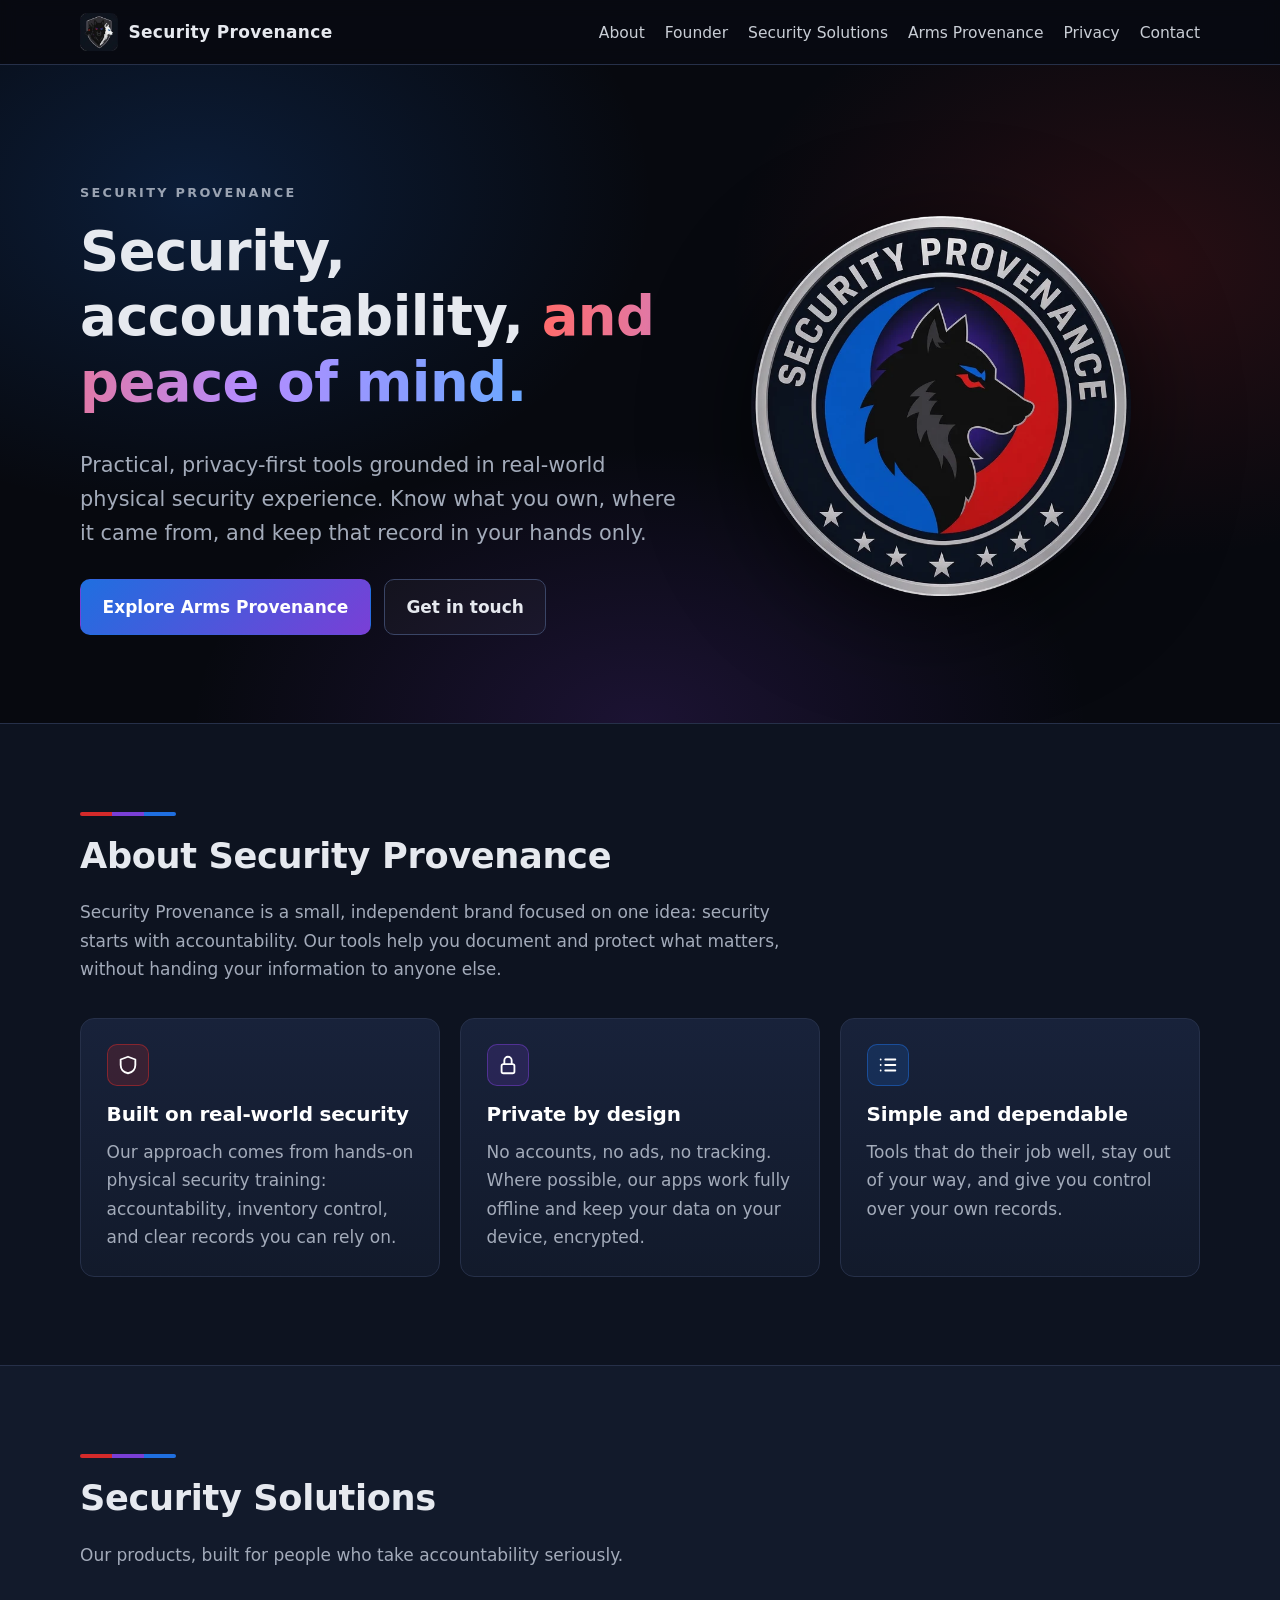
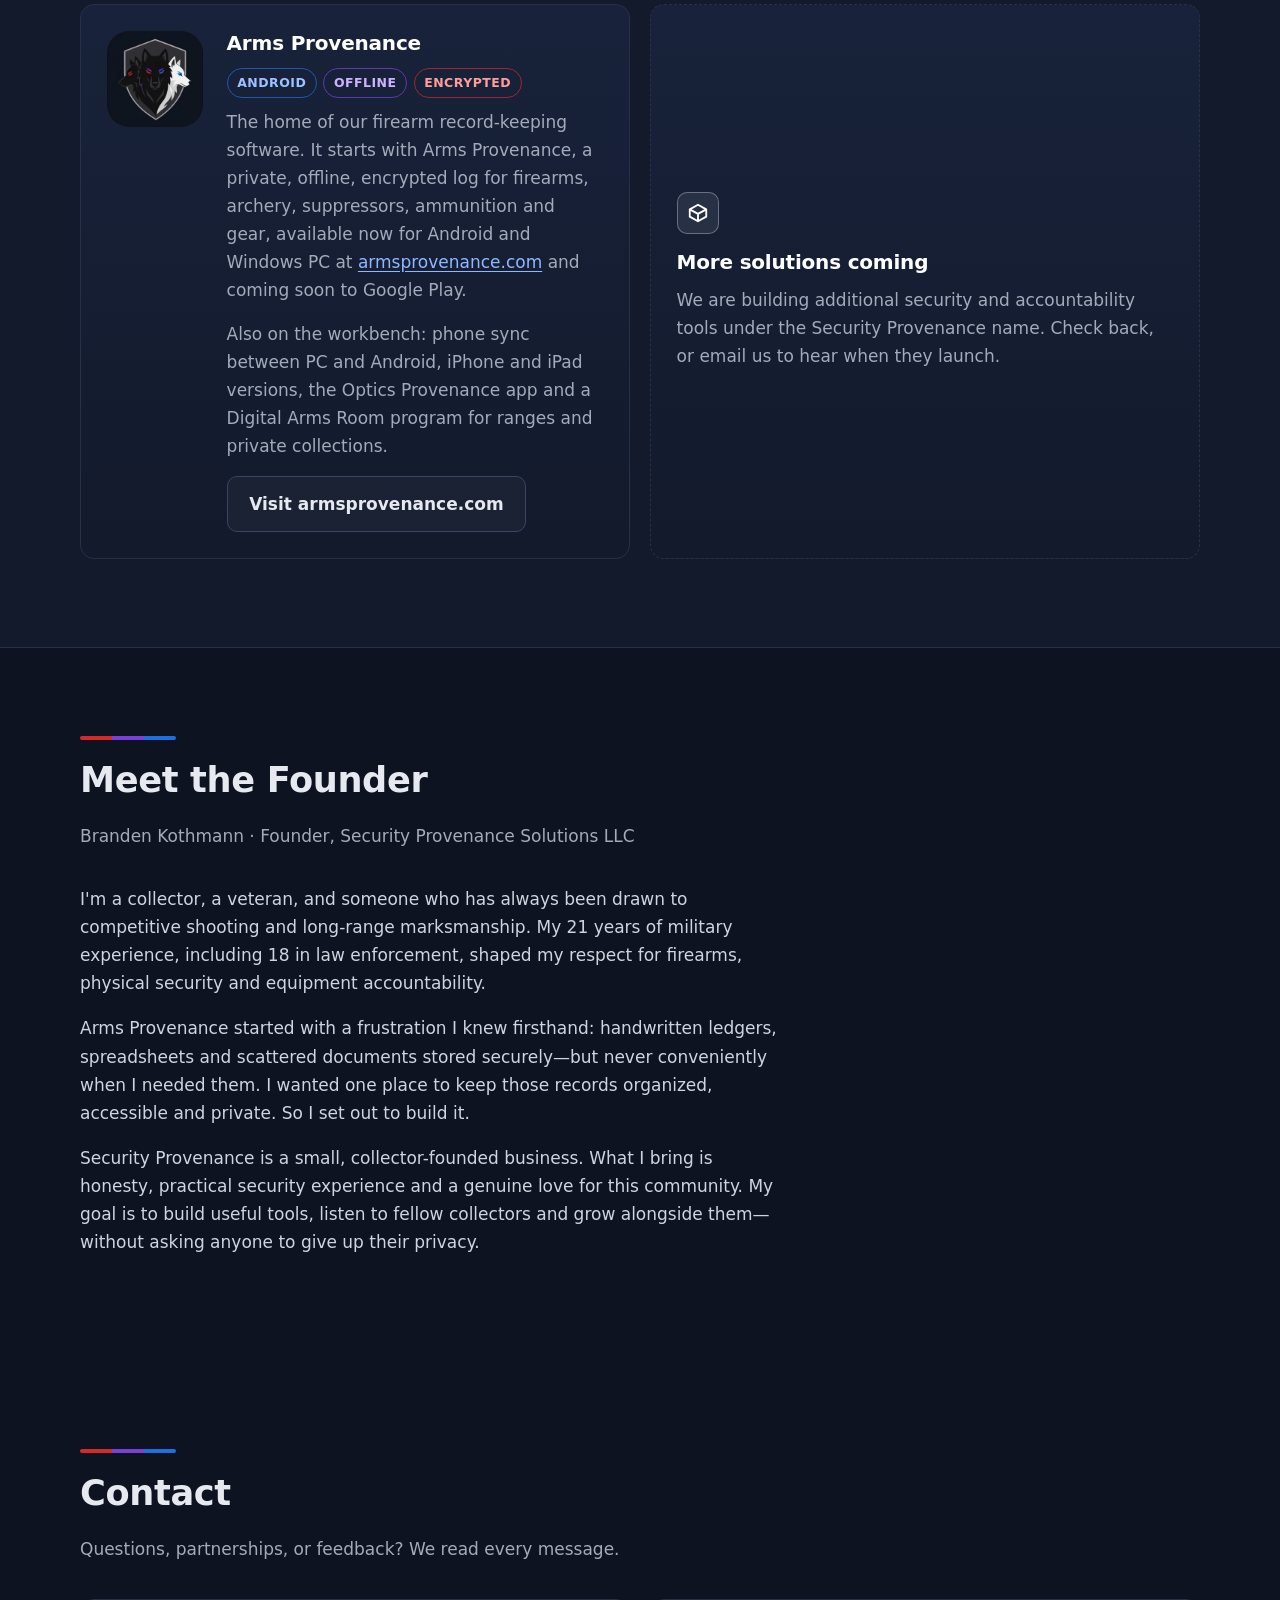
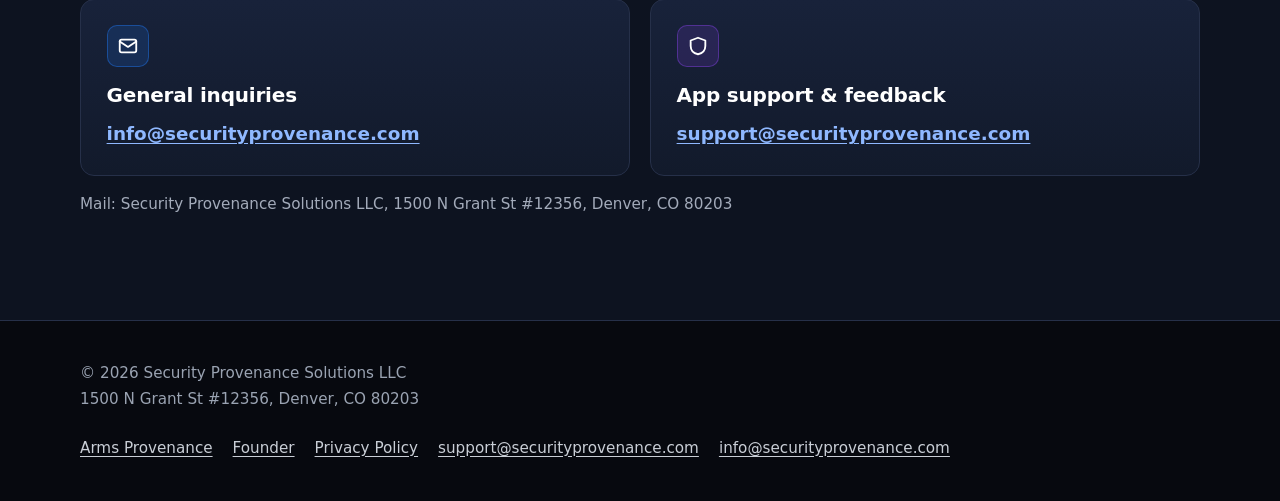
<file: index.html>
<!doctype html>
<html lang="en">
<head>
<meta charset="utf-8">
<meta name="viewport" content="width=device-width, initial-scale=1">
<meta http-equiv="Content-Security-Policy" content="default-src 'self'; img-src 'self' data:; style-src 'self'; script-src 'self'; object-src 'none'; base-uri 'self'; form-action 'self'">
<meta name="referrer" content="strict-origin-when-cross-origin">
<title>Security Provenance | Security, accountability, and peace of mind</title>
<meta name="description" content="Security Provenance builds private, offline-first security tools. Home of Arms Provenance, an encrypted, offline log for firearms, archery, suppressors, ammo, and gear.">
<meta name="theme-color" content="#0d1320">
<meta name="color-scheme" content="dark">
<link rel="canonical" href="https://securityprovenance.com/">
<link rel="icon" href="favicon.ico" sizes="any">
<link rel="icon" type="image/png" sizes="32x32" href="favicon-32.png">
<link rel="apple-touch-icon" href="apple-touch-icon.png">
<link rel="stylesheet" href="assets/css/style.css">
<meta property="og:type" content="website">
<meta property="og:site_name" content="Security Provenance">
<meta property="og:title" content="Security Provenance | Security, accountability, and peace of mind">
<meta property="og:description" content="Security Provenance builds private, offline-first security tools. Home of Arms Provenance, an encrypted, offline log for firearms, archery, suppressors, ammo, and gear.">
<meta property="og:url" content="https://securityprovenance.com/">
<meta property="og:image" content="https://securityprovenance.com/assets/img/og-image.jpg">
<meta property="og:image:width" content="1200">
<meta property="og:image:height" content="630">
<meta property="og:image:alt" content="Security Provenance seal: a wolf in a blue, violet, and red circle">
<meta name="twitter:card" content="summary_large_image">
<meta name="twitter:title" content="Security Provenance | Security, accountability, and peace of mind">
<meta name="twitter:description" content="Security Provenance builds private, offline-first security tools. Home of Arms Provenance, an encrypted, offline log for firearms, archery, suppressors, ammo, and gear.">
<meta name="twitter:image" content="https://securityprovenance.com/assets/img/og-image.jpg">
</head>
<body>
<a class="skip" href="#main">Skip to content</a>
<header class="site-header">
  <nav class="container nav" aria-label="Main">
    <a class="brand" href="index.html"><img src="assets/img/logo-128.webp" width="38" height="38" alt=""><span>Security Provenance</span></a>
    <ul>
      <li><a class="navlink" href="index.html#about">About</a></li>
      <li><a class="navlink" href="index.html#founder">Founder</a></li>
      <li><a class="navlink" href="index.html#solutions">Security Solutions</a></li>
      <li><a class="navlink" href="https://armsprovenance.com/">Arms Provenance</a></li>
      <li><a class="navlink" href="privacy.html">Privacy</a></li>
      <li><a class="navlink" href="index.html#contact">Contact</a></li>
    </ul>
  </nav>
</header>
<main id="main">
<section class="hero" aria-labelledby="hero-title">
  <div class="container hero-grid">
    <div>
      <span class="eyebrow">Security Provenance</span>
      <h1 id="hero-title">Security, accountability, <span class="tagline">and peace of mind.</span></h1>
      <p class="lead">Practical, privacy-first tools grounded in real-world physical security experience. Know what you own, where it came from, and keep that record in your hands only.</p>
      <div class="btns">
        <a class="btn btn-primary" href="https://armsprovenance.com/">Explore Arms Provenance</a>
        <a class="btn btn-ghost" href="#contact">Get in touch</a>
      </div>
    </div>
    <picture>
      <source srcset="assets/img/seal-320.webp 320w, assets/img/seal-640.webp 640w" sizes="(max-width: 880px) 240px, 380px" type="image/webp">
      <img class="hero-art" src="assets/img/seal-320.png" width="380" height="380" alt="Security Provenance seal: a wolf set against blue, violet, and red, ringed by stars">
    </picture>
  </div>
</section>

<section id="about" aria-labelledby="about-title">
  <div class="container">
    <div class="section-head">
      <div class="rule" aria-hidden="true"><span></span><span></span><span></span></div>
      <h2 id="about-title">About Security Provenance</h2>
      <p>Security Provenance is a small, independent brand focused on one idea: security starts with accountability. Our tools help you document and protect what matters, without handing your information to anyone else.</p>
    </div>
    <div class="grid grid-3">
      <div class="card"><div class="icon-dot c-red"><svg viewBox="0 0 24 24" aria-hidden="true"><path d="M12 3l8 3v6c0 5-3.5 8-8 9-4.5-1-8-4-8-9V6z"/></svg></div><h3>Built on real-world security</h3><p>Our approach comes from hands-on physical security training: accountability, inventory control, and clear records you can rely on.</p></div>
      <div class="card"><div class="icon-dot c-violet"><svg viewBox="0 0 24 24" aria-hidden="true"><rect x="5" y="11" width="14" height="10" rx="2"/><path d="M8 11V7a4 4 0 0 1 8 0v4"/></svg></div><h3>Private by design</h3><p>No accounts, no ads, no tracking. Where possible, our apps work fully offline and keep your data on your device, encrypted.</p></div>
      <div class="card"><div class="icon-dot c-blue"><svg viewBox="0 0 24 24" aria-hidden="true"><path d="M9 6h11M9 12h11M9 18h11M4 6h.01M4 12h.01M4 18h.01"/></svg></div><h3>Simple and dependable</h3><p>Tools that do their job well, stay out of your way, and give you control over your own records.</p></div>
    </div>
  </div>
</section>

<section id="solutions" class="section-alt" aria-labelledby="solutions-title">
  <div class="container">
    <div class="section-head">
      <div class="rule" aria-hidden="true"><span></span><span></span><span></span></div>
      <h2 id="solutions-title">Security Solutions</h2>
      <p>Our products, built for people who take accountability seriously.</p>
    </div>
    <div class="grid grid-2">
      <article class="card app-card">
        <picture><source srcset="assets/img/logo-256.webp" type="image/webp"><img src="assets/img/logo-256.png" width="96" height="96" alt="Arms Provenance icon"></picture>
        <div>
          <h3>Arms Provenance</h3>
          <span class="badge badge-blue">Android</span><span class="badge badge-violet">Offline</span><span class="badge badge-red">Encrypted</span>
          <p>The home of our firearm record-keeping software. It starts with Arms Provenance, a private, offline, encrypted log for firearms, archery, suppressors, ammunition and gear, available now for Android and Windows PC at <a href="https://armsprovenance.com/">armsprovenance.com</a> and coming soon to Google Play.</p>
          <p class="mt">Also on the workbench: phone sync between PC and Android, iPhone and iPad versions, the Optics Provenance app and a Digital Arms Room program for ranges and private collections.</p>
          <p class="mt"><a class="btn btn-ghost" href="https://armsprovenance.com/">Visit armsprovenance.com<span class="sr-only"> (Arms Provenance products)</span></a></p>
        </div>
      </article>
      <div class="card soon">
        <div class="icon-dot c-silver"><svg viewBox="0 0 24 24" aria-hidden="true"><path d="M21 8l-9-5-9 5 9 5 9-5zM3 8v8l9 5 9-5V8M12 13v8"/></svg></div>
        <h3>More solutions coming</h3>
        <p>We are building additional security and accountability tools under the Security Provenance name. Check back, or email us to hear when they launch.</p>
      </div>
    </div>
  </div>
</section>


<section id="founder" aria-labelledby="founder-title">
  <div class="container">
    <div class="section-head">
      <div class="rule" aria-hidden="true"><span></span><span></span><span></span></div>
      <h2 id="founder-title">Meet the Founder</h2>
      <p>Branden Kothmann · Founder, Security Provenance Solutions LLC</p>
    </div>
    <div class="prose founder-copy">
      <p>I'm a collector, a veteran, and someone who has always been drawn to competitive shooting and long-range marksmanship. My 21 years of military experience, including 18 in law enforcement, shaped my respect for firearms, physical security and equipment accountability.</p>
      <p>Arms Provenance started with a frustration I knew firsthand: handwritten ledgers, spreadsheets and scattered documents stored securely—but never conveniently when I needed them. I wanted one place to keep those records organized, accessible and private. So I set out to build it.</p>
      <p>Security Provenance is a small, collector-founded business. What I bring is honesty, practical security experience and a genuine love for this community. My goal is to build useful tools, listen to fellow collectors and grow alongside them—without asking anyone to give up their privacy.</p>
    </div>
  </div>
</section>

<section id="contact" aria-labelledby="contact-title">
  <div class="container">
    <div class="section-head">
      <div class="rule" aria-hidden="true"><span></span><span></span><span></span></div>
      <h2 id="contact-title">Contact</h2>
      <p>Questions, partnerships, or feedback? We read every message.</p>
    </div>
    <div class="grid grid-2">
      <div class="card contact-card"><div class="icon-dot c-blue"><svg viewBox="0 0 24 24" aria-hidden="true"><rect x="3" y="5" width="18" height="14" rx="2"/><path d="M3 7l9 6 9-6"/></svg></div><h3>General inquiries</h3><p><a class="mail" href="mailto:info@securityprovenance.com">info@securityprovenance.com</a></p></div>
      <div class="card contact-card"><div class="icon-dot c-violet"><svg viewBox="0 0 24 24" aria-hidden="true"><path d="M12 3l8 3v6c0 5-3.5 8-8 9-4.5-1-8-4-8-9V6z"/></svg></div><h3>App support &amp; feedback</h3><p><a class="mail" href="mailto:support@securityprovenance.com">support@securityprovenance.com</a></p></div>
    </div>
    <p class="meta mt">Mail: Security Provenance Solutions LLC, 1500 N Grant St #12356, Denver, CO 80203</p>
  </div>
</section>
</main>
<footer class="site-footer">
  <div class="container footer-grid">
    <div>
      <p class="m0">&copy; 2026 Security Provenance Solutions LLC</p>
      <p class="m0">1500 N Grant St #12356, Denver, CO 80203</p>
    </div>
    <ul>
      <li><a href="https://armsprovenance.com/">Arms Provenance</a></li>
      <li><a href="index.html#founder">Founder</a></li>
      <li><a href="privacy.html">Privacy Policy</a></li>
      <li><a href="mailto:support@securityprovenance.com">support@securityprovenance.com</a></li>
      <li><a href="mailto:info@securityprovenance.com">info@securityprovenance.com</a></li>
    </ul>
  </div>
</footer>
</body>
</html>
</file>
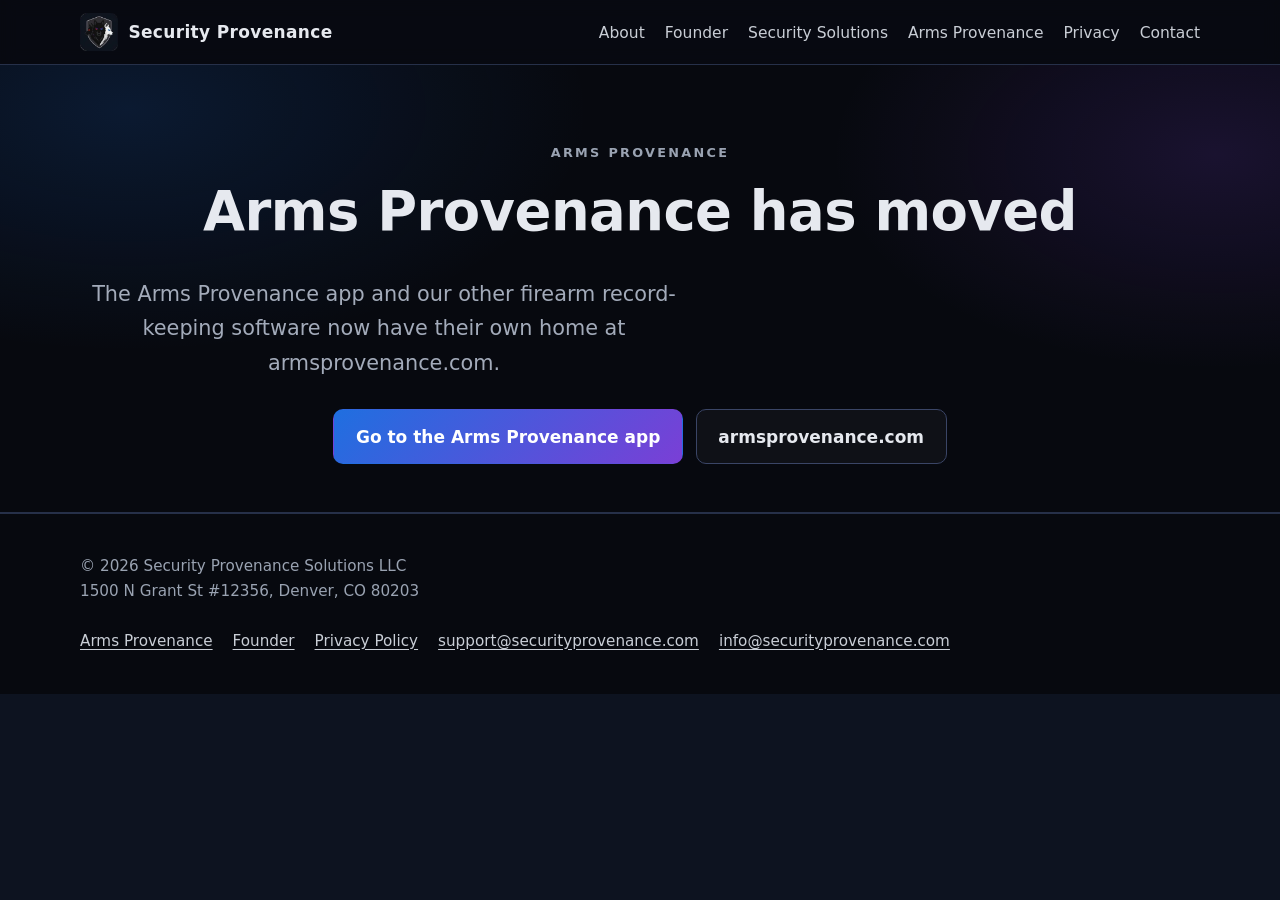
<file: arms-provenance.html>
<!doctype html>
<html lang="en">
<head>
<meta charset="utf-8">
<meta name="viewport" content="width=device-width, initial-scale=1">
<meta http-equiv="Content-Security-Policy" content="default-src 'self'; img-src 'self' data:; style-src 'self'; script-src 'self'; object-src 'none'; base-uri 'self'; form-action 'self'">
<meta name="referrer" content="strict-origin-when-cross-origin">
<title>Arms Provenance has moved | Security Provenance</title>
<meta name="description" content="Arms Provenance now has its own home at armsprovenance.com.">
<meta name="robots" content="noindex">
<meta name="theme-color" content="#1C130E">
<meta name="color-scheme" content="dark">
<link rel="canonical" href="https://armsprovenance.com/app.html">
<link rel="icon" href="favicon.ico" sizes="any">
<link rel="icon" type="image/png" sizes="32x32" href="favicon-32.png">
<link rel="apple-touch-icon" href="apple-touch-icon.png">
<link rel="stylesheet" href="assets/css/style.css">
<meta property="og:type" content="website">
<meta property="og:site_name" content="Security Provenance">
<meta property="og:title" content="Arms Provenance has moved | Security Provenance">
<meta property="og:description" content="Arms Provenance now has its own home at armsprovenance.com.">
<meta property="og:url" content="https://securityprovenance.com/arms-provenance.html">
<meta property="og:image" content="https://securityprovenance.com/assets/img/og-image.jpg">
<meta property="og:image:width" content="1200">
<meta property="og:image:height" content="630">
<meta property="og:image:alt" content="Security Provenance seal">
<meta name="twitter:card" content="summary_large_image">
<meta name="twitter:title" content="Arms Provenance has moved | Security Provenance">
<meta name="twitter:description" content="Arms Provenance now has its own home at armsprovenance.com.">
<meta name="twitter:image" content="https://securityprovenance.com/assets/img/og-image.jpg">
</head>
<body>
<a class="skip" href="#main">Skip to content</a>
<header class="site-header">
  <nav class="container nav" aria-label="Main">
    <a class="brand" href="index.html"><img src="assets/img/logo-128.webp" width="38" height="38" alt=""><span>Security Provenance</span></a>
    <ul>
      <li><a class="navlink" href="index.html#about">About</a></li>
      <li><a class="navlink" href="index.html#founder">Founder</a></li>
      <li><a class="navlink" href="index.html#solutions">Security Solutions</a></li>
      <li><a class="navlink" href="https://armsprovenance.com/">Arms Provenance</a></li>
      <li><a class="navlink" href="privacy.html">Privacy</a></li>
      <li><a class="navlink" href="index.html#contact">Contact</a></li>
    </ul>
  </nav>
</header>
<main id="main">
<section class="page-hero" aria-labelledby="moved-title">
  <div class="container center">
    <span class="eyebrow">Arms Provenance</span>
    <h1 id="moved-title">Arms Provenance has moved</h1>
    <p class="lead">The Arms Provenance app and our other firearm record-keeping software now have their own home at armsprovenance.com.</p>
    <div class="btns center-btns"><a class="btn btn-primary" href="https://armsprovenance.com/app.html">Go to the Arms Provenance app</a><a class="btn btn-ghost" href="https://armsprovenance.com/">armsprovenance.com</a></div>
  </div>
</section>
</main>
<footer class="site-footer">
  <div class="container footer-grid">
    <div>
      <p class="m0">&copy; 2026 Security Provenance Solutions LLC</p>
      <p class="m0">1500 N Grant St #12356, Denver, CO 80203</p>
    </div>
    <ul>
      <li><a href="https://armsprovenance.com/">Arms Provenance</a></li>
      <li><a href="index.html#founder">Founder</a></li>
      <li><a href="privacy.html">Privacy Policy</a></li>
      <li><a href="mailto:support@securityprovenance.com">support@securityprovenance.com</a></li>
      <li><a href="mailto:info@securityprovenance.com">info@securityprovenance.com</a></li>
    </ul>
  </div>
</footer>
</body>
</html>
</file>
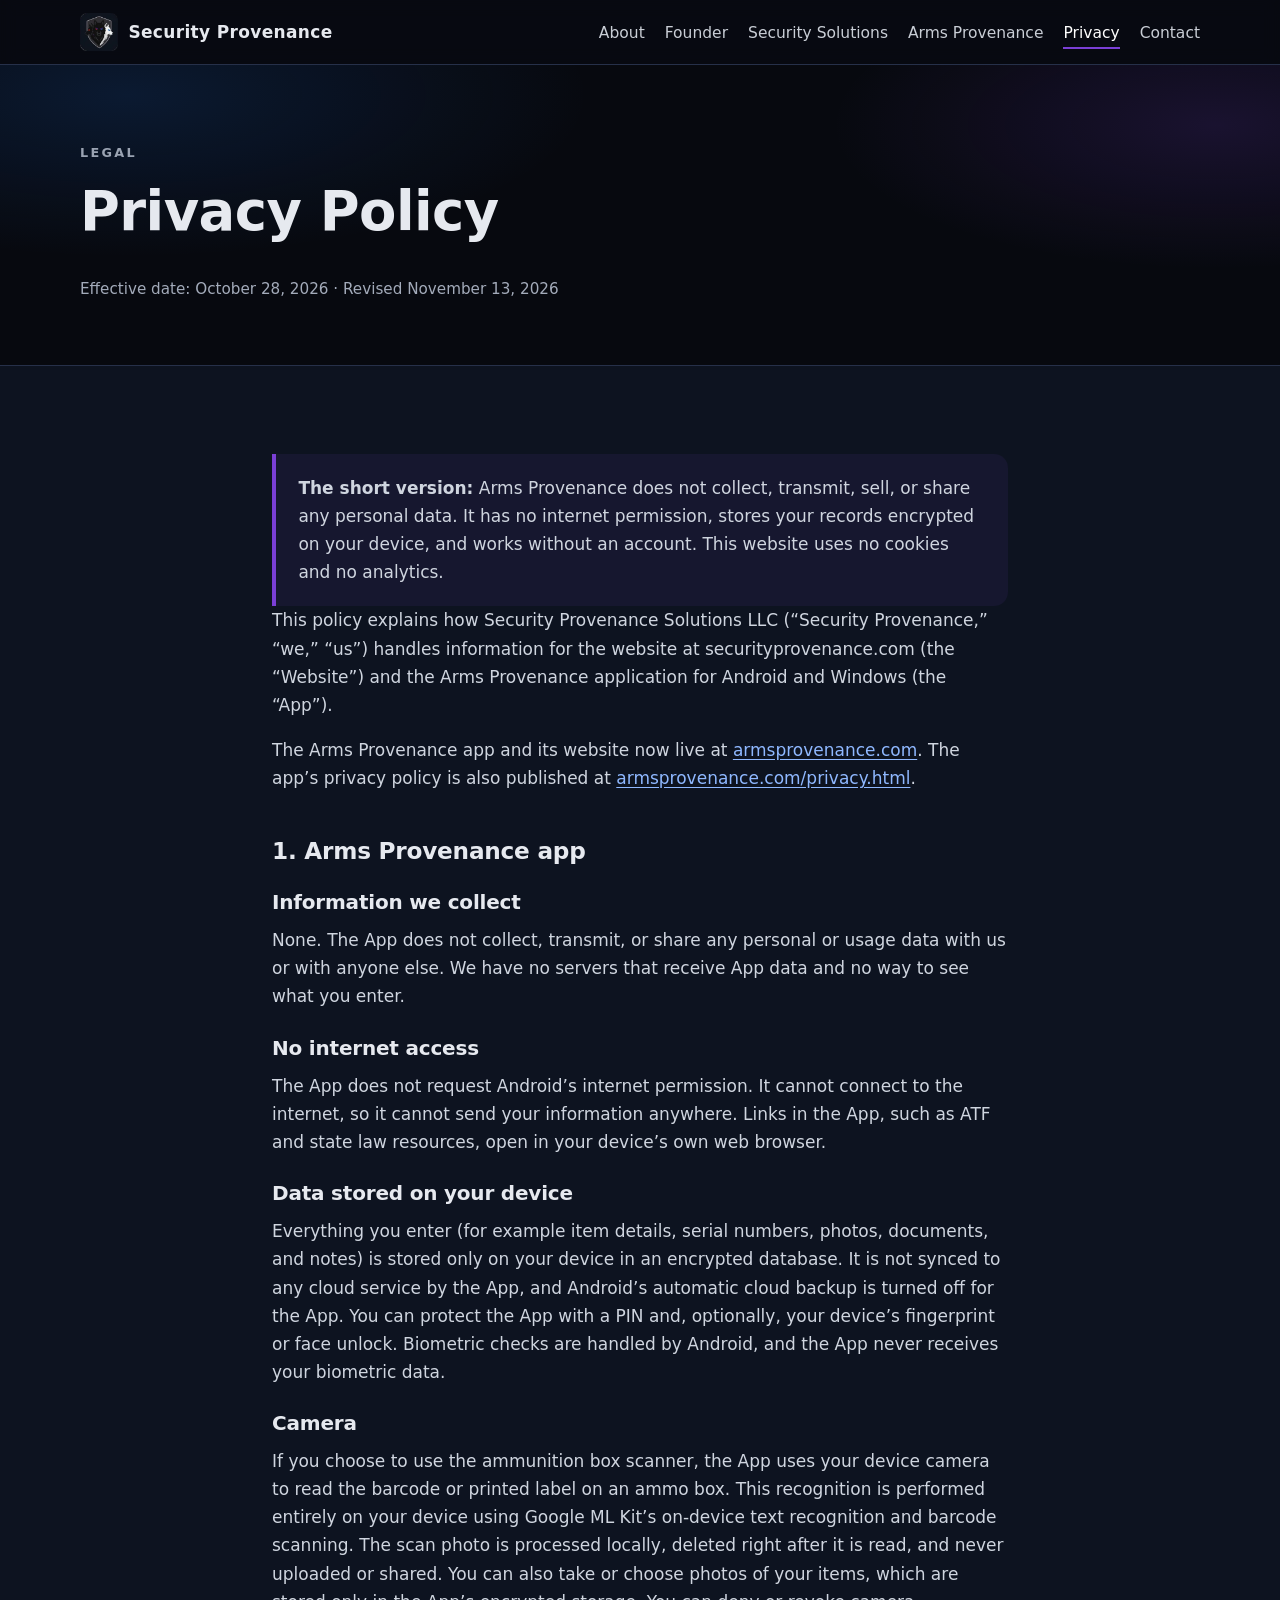
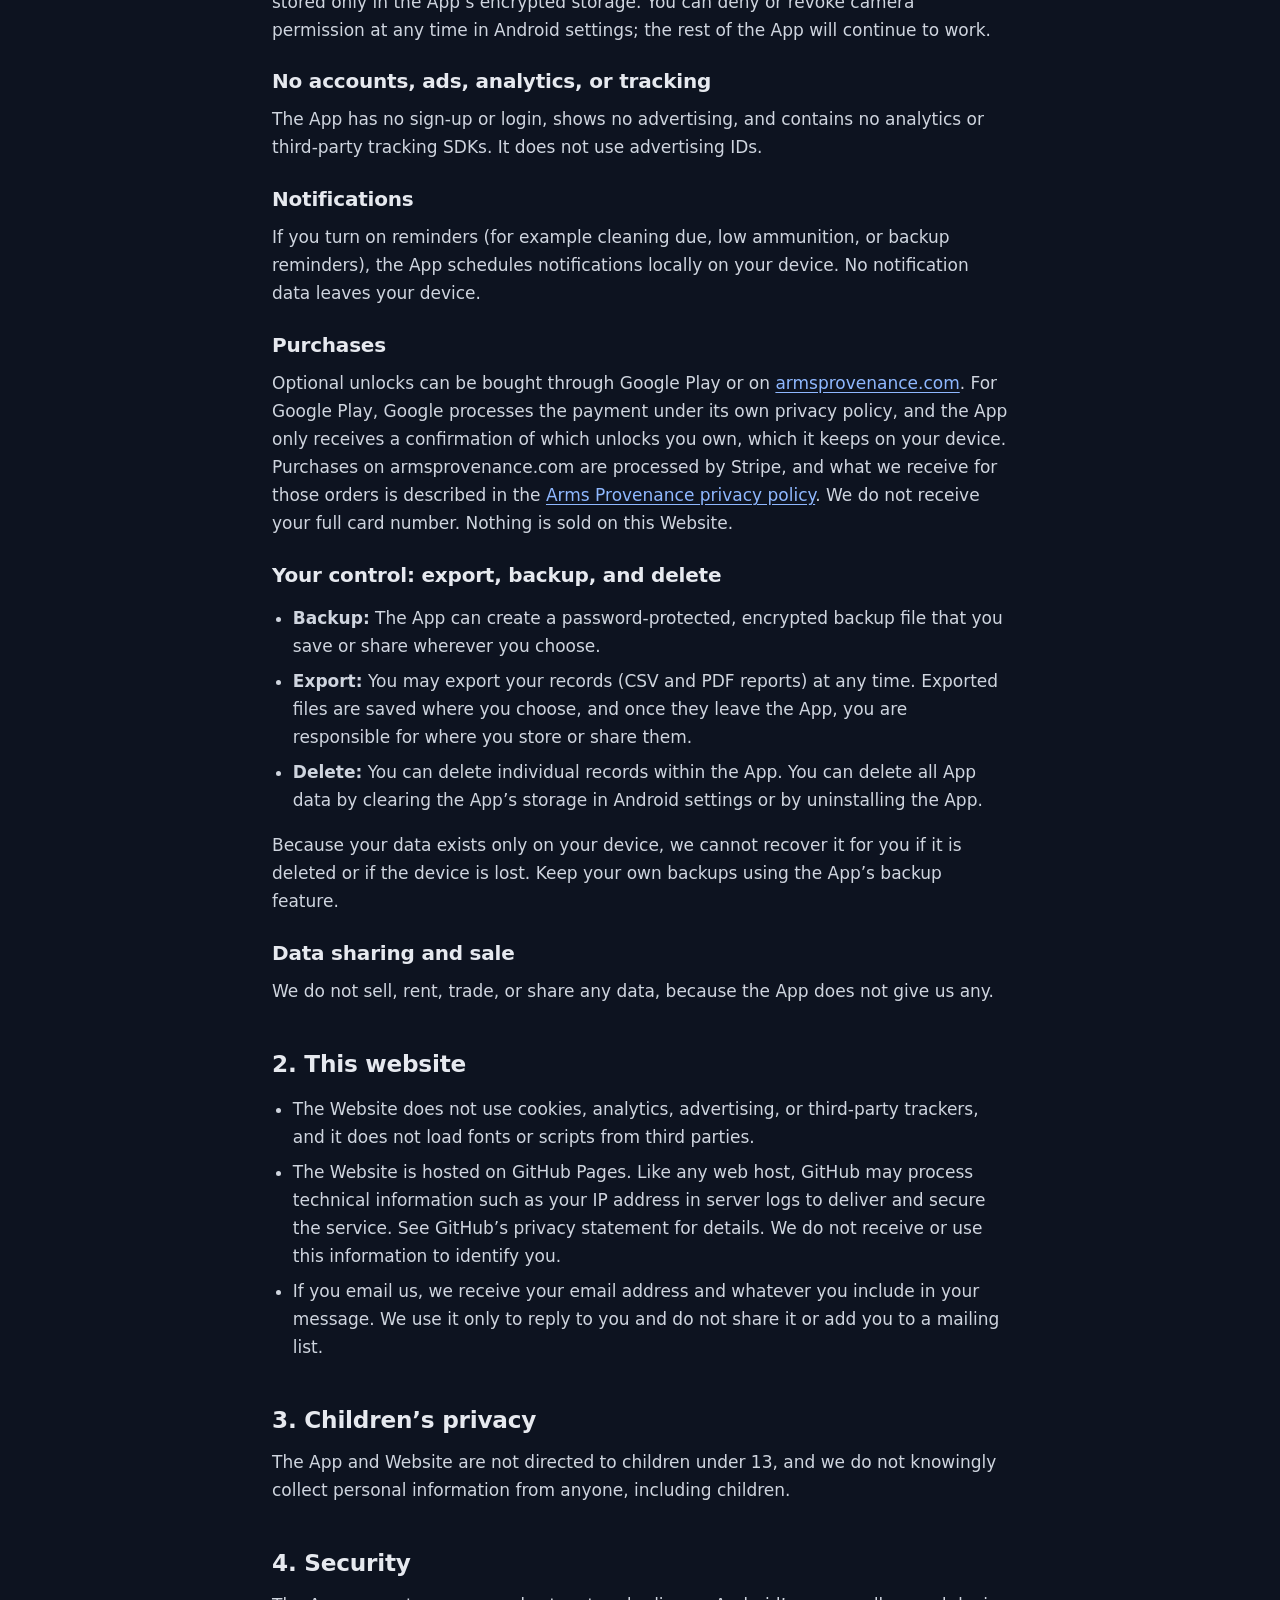
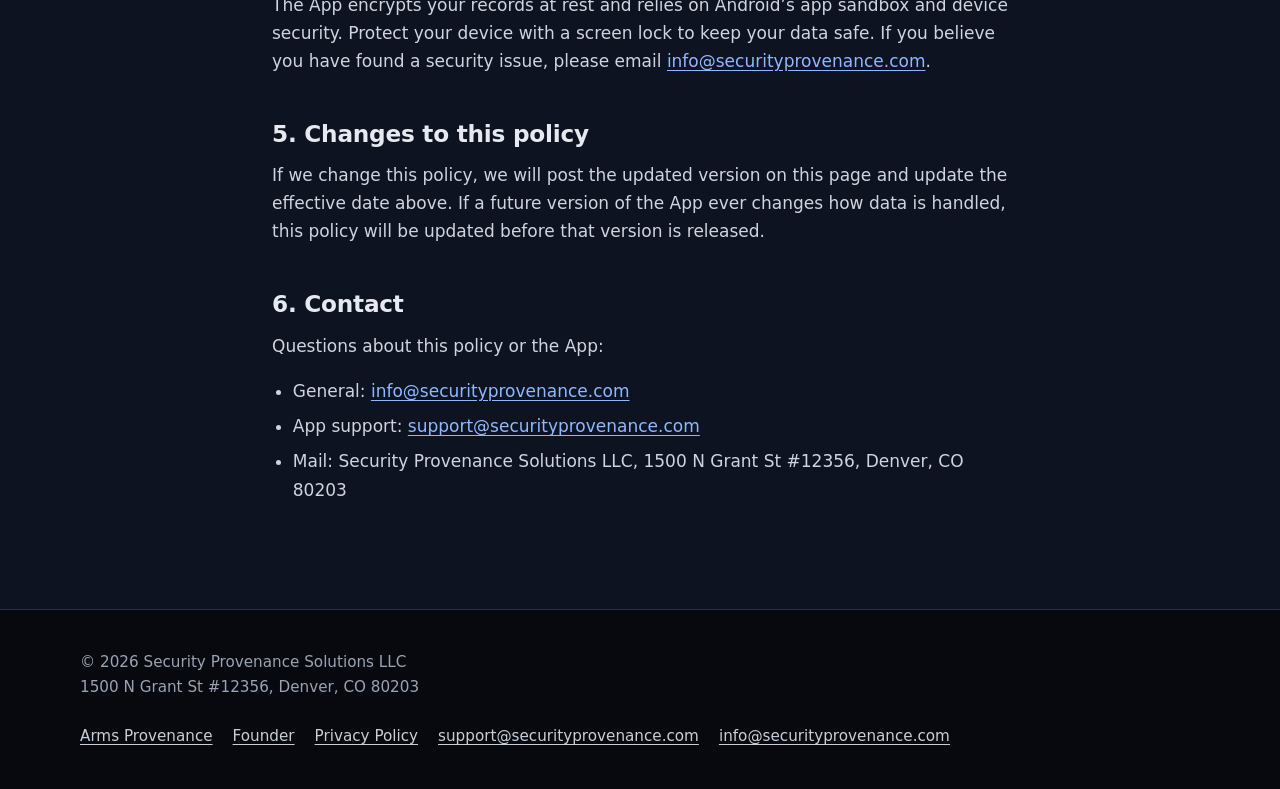
<file: privacy.html>
<!doctype html>
<html lang="en">
<head>
<meta charset="utf-8">
<meta name="viewport" content="width=device-width, initial-scale=1">
<meta http-equiv="Content-Security-Policy" content="default-src 'self'; img-src 'self' data:; style-src 'self'; script-src 'self'; object-src 'none'; base-uri 'self'; form-action 'self'">
<meta name="referrer" content="strict-origin-when-cross-origin">
<title>Privacy Policy | Security Provenance</title>
<meta name="description" content="Privacy policy for the Security Provenance website and the Arms Provenance Android app. The app collects no personal data and has no internet permission.">
<meta name="theme-color" content="#0d1320">
<meta name="color-scheme" content="dark">
<link rel="canonical" href="https://securityprovenance.com/privacy.html">
<link rel="icon" href="favicon.ico" sizes="any">
<link rel="icon" type="image/png" sizes="32x32" href="favicon-32.png">
<link rel="apple-touch-icon" href="apple-touch-icon.png">
<link rel="stylesheet" href="assets/css/style.css">
<meta property="og:type" content="website">
<meta property="og:site_name" content="Security Provenance">
<meta property="og:title" content="Privacy Policy | Security Provenance">
<meta property="og:description" content="Privacy policy for the Security Provenance website and the Arms Provenance Android app. The app collects no personal data and has no internet permission.">
<meta property="og:url" content="https://securityprovenance.com/privacy.html">
<meta property="og:image" content="https://securityprovenance.com/assets/img/og-image.jpg">
<meta property="og:image:width" content="1200">
<meta property="og:image:height" content="630">
<meta property="og:image:alt" content="Security Provenance seal: a wolf in a blue, violet, and red circle">
<meta name="twitter:card" content="summary_large_image">
<meta name="twitter:title" content="Privacy Policy | Security Provenance">
<meta name="twitter:description" content="Privacy policy for the Security Provenance website and the Arms Provenance Android app. The app collects no personal data and has no internet permission.">
<meta name="twitter:image" content="https://securityprovenance.com/assets/img/og-image.jpg">
</head>
<body>
<a class="skip" href="#main">Skip to content</a>
<header class="site-header">
  <nav class="container nav" aria-label="Main">
    <a class="brand" href="index.html"><img src="assets/img/logo-128.webp" width="38" height="38" alt=""><span>Security Provenance</span></a>
    <ul>
      <li><a class="navlink" href="index.html#about">About</a></li>
      <li><a class="navlink" href="index.html#founder">Founder</a></li>
      <li><a class="navlink" href="index.html#solutions">Security Solutions</a></li>
      <li><a class="navlink" href="https://armsprovenance.com/">Arms Provenance</a></li>
      <li><a class="navlink" href="privacy.html" aria-current="page">Privacy</a></li>
      <li><a class="navlink" href="index.html#contact">Contact</a></li>
    </ul>
  </nav>
</header>
<main id="main">
<section class="page-hero" aria-labelledby="pp-title">
  <div class="container">
    <span class="eyebrow">Legal</span>
    <h1 id="pp-title">Privacy Policy</h1>
    <p class="meta">Effective date: October 28, 2026 &middot; Revised November 13, 2026</p>
  </div>
</section>
<section>
  <div class="container prose">
    <div class="callout">
      <p><strong>The short version:</strong> Arms Provenance does not collect, transmit, sell, or share any personal data. It has no internet permission, stores your records encrypted on your device, and works without an account. This website uses no cookies and no analytics.</p>
    </div>

    <p>This policy explains how Security Provenance Solutions LLC (&ldquo;Security Provenance,&rdquo; &ldquo;we,&rdquo; &ldquo;us&rdquo;) handles information for the website at securityprovenance.com (the &ldquo;Website&rdquo;) and the Arms Provenance application for Android and Windows (the &ldquo;App&rdquo;).</p>

    <p>The Arms Provenance app and its website now live at <a href="https://armsprovenance.com/">armsprovenance.com</a>. The app&rsquo;s privacy policy is also published at <a href="https://armsprovenance.com/privacy.html">armsprovenance.com/privacy.html</a>.</p>

    <h2 id="app">1. Arms Provenance app</h2>
    <h3>Information we collect</h3>
    <p>None. The App does not collect, transmit, or share any personal or usage data with us or with anyone else. We have no servers that receive App data and no way to see what you enter.</p>
    <h3>No internet access</h3>
    <p>The App does not request Android&rsquo;s internet permission. It cannot connect to the internet, so it cannot send your information anywhere. Links in the App, such as ATF and state law resources, open in your device&rsquo;s own web browser.</p>
    <h3>Data stored on your device</h3>
    <p>Everything you enter (for example item details, serial numbers, photos, documents, and notes) is stored only on your device in an encrypted database. It is not synced to any cloud service by the App, and Android&rsquo;s automatic cloud backup is turned off for the App. You can protect the App with a PIN and, optionally, your device&rsquo;s fingerprint or face unlock. Biometric checks are handled by Android, and the App never receives your biometric data.</p>
    <h3>Camera</h3>
    <p>If you choose to use the ammunition box scanner, the App uses your device camera to read the barcode or printed label on an ammo box. This recognition is performed entirely on your device using Google ML Kit&rsquo;s on-device text recognition and barcode scanning. The scan photo is processed locally, deleted right after it is read, and never uploaded or shared. You can also take or choose photos of your items, which are stored only in the App&rsquo;s encrypted storage. You can deny or revoke camera permission at any time in Android settings; the rest of the App will continue to work.</p>
    <h3>No accounts, ads, analytics, or tracking</h3>
    <p>The App has no sign-up or login, shows no advertising, and contains no analytics or third-party tracking SDKs. It does not use advertising IDs.</p>
    <h3>Notifications</h3>
    <p>If you turn on reminders (for example cleaning due, low ammunition, or backup reminders), the App schedules notifications locally on your device. No notification data leaves your device.</p>
    <h3>Purchases</h3>
    <p>Optional unlocks can be bought through Google Play or on <a href="https://armsprovenance.com/">armsprovenance.com</a>. For Google Play, Google processes the payment under its own privacy policy, and the App only receives a confirmation of which unlocks you own, which it keeps on your device. Purchases on armsprovenance.com are processed by Stripe, and what we receive for those orders is described in the <a href="https://armsprovenance.com/privacy.html#app">Arms Provenance privacy policy</a>. We do not receive your full card number. Nothing is sold on this Website.</p>
    <h3>Your control: export, backup, and delete</h3>
    <ul>
      <li><strong>Backup:</strong> The App can create a password-protected, encrypted backup file that you save or share wherever you choose.</li>
      <li><strong>Export:</strong> You may export your records (CSV and PDF reports) at any time. Exported files are saved where you choose, and once they leave the App, you are responsible for where you store or share them.</li>
      <li><strong>Delete:</strong> You can delete individual records within the App. You can delete all App data by clearing the App&rsquo;s storage in Android settings or by uninstalling the App.</li>
    </ul>
    <p>Because your data exists only on your device, we cannot recover it for you if it is deleted or if the device is lost. Keep your own backups using the App&rsquo;s backup feature.</p>
    <h3>Data sharing and sale</h3>
    <p>We do not sell, rent, trade, or share any data, because the App does not give us any.</p>

    <h2 id="website">2. This website</h2>
    <ul>
      <li>The Website does not use cookies, analytics, advertising, or third-party trackers, and it does not load fonts or scripts from third parties.</li>
      <li>The Website is hosted on GitHub Pages. Like any web host, GitHub may process technical information such as your IP address in server logs to deliver and secure the service. See GitHub&rsquo;s privacy statement for details. We do not receive or use this information to identify you.</li>
      <li>If you email us, we receive your email address and whatever you include in your message. We use it only to reply to you and do not share it or add you to a mailing list.</li>
    </ul>

    <h2 id="children">3. Children&rsquo;s privacy</h2>
    <p>The App and Website are not directed to children under 13, and we do not knowingly collect personal information from anyone, including children.</p>

    <h2 id="security">4. Security</h2>
    <p>The App encrypts your records at rest and relies on Android&rsquo;s app sandbox and device security. Protect your device with a screen lock to keep your data safe. If you believe you have found a security issue, please email <a href="mailto:info@securityprovenance.com">info@securityprovenance.com</a>.</p>

    <h2 id="changes">5. Changes to this policy</h2>
    <p>If we change this policy, we will post the updated version on this page and update the effective date above. If a future version of the App ever changes how data is handled, this policy will be updated before that version is released.</p>

    <h2 id="contact">6. Contact</h2>
    <p>Questions about this policy or the App:</p>
    <ul>
      <li>General: <a href="mailto:info@securityprovenance.com">info@securityprovenance.com</a></li>
      <li>App support: <a href="mailto:support@securityprovenance.com">support@securityprovenance.com</a></li>
      <li>Mail: Security Provenance Solutions LLC, 1500 N Grant St #12356, Denver, CO 80203</li>
    </ul>
  </div>
</section>
</main>
<footer class="site-footer">
  <div class="container footer-grid">
    <div>
      <p class="m0">&copy; 2026 Security Provenance Solutions LLC</p>
      <p class="m0">1500 N Grant St #12356, Denver, CO 80203</p>
    </div>
    <ul>
      <li><a href="https://armsprovenance.com/">Arms Provenance</a></li>
      <li><a href="index.html#founder">Founder</a></li>
      <li><a href="privacy.html">Privacy Policy</a></li>
      <li><a href="mailto:support@securityprovenance.com">support@securityprovenance.com</a></li>
      <li><a href="mailto:info@securityprovenance.com">info@securityprovenance.com</a></li>
    </ul>
  </div>
</footer>
</body>
</html>
</file>
<file: assets/css/style.css>
:root{
  --navy:#0d1320;--navy-2:#121a2b;--navy-3:#18223a;--black:#07090f;
  --silver:#c9ced6;--silver-2:#9aa3b2;--text:#e6e9ef;--muted:#a3abba;
  --red:#d42a2a;--blue:#1f6fe0;--violet:#7a3fd6;--line:#263049;
  --radius:14px;--max:1120px;
  --font:system-ui,-apple-system,"Segoe UI",Roboto,"Helvetica Neue",Arial,"Noto Sans",sans-serif;
}
*,*::before,*::after{box-sizing:border-box}
html{scroll-behavior:smooth;-webkit-text-size-adjust:100%}
@media (prefers-reduced-motion:reduce){html{scroll-behavior:auto}*{transition:none!important}}
body{margin:0;font-family:var(--font);font-size:1.0625rem;line-height:1.65;color:var(--text);background:var(--navy);}
img{max-width:100%;height:auto;display:block}
a{color:#8fb8ff;text-underline-offset:3px}
a:hover{color:#bcd4ff}
:focus-visible{outline:3px solid #8fb8ff;outline-offset:3px;border-radius:4px}
h1,h2,h3{line-height:1.2;letter-spacing:-.01em;margin:0 0 .6em}
h1{font-size:clamp(2.1rem,5vw,3.4rem)}
h2{font-size:clamp(1.6rem,3.2vw,2.2rem)}
h3{font-size:1.25rem}
p{margin:0 0 1em}
.container{width:min(100% - 2.5rem,var(--max));margin-inline:auto}
.skip{position:absolute;left:-999px;top:0;background:#fff;color:#000;padding:.6rem 1rem;z-index:100;border-radius:0 0 8px 0}
.skip:focus{left:0}
/* header */
.site-header{position:sticky;top:0;z-index:50;background:rgba(7,9,15,.88);backdrop-filter:blur(8px);border-bottom:1px solid var(--line)}
.nav{display:flex;align-items:center;justify-content:space-between;gap:1rem;min-height:64px;flex-wrap:wrap;padding:.4rem 0}
.brand{display:flex;align-items:center;gap:.65rem;color:var(--text);text-decoration:none;font-weight:700;letter-spacing:.02em}
.brand img{width:38px;height:38px}
.nav ul{display:flex;gap:.25rem 1.25rem;list-style:none;margin:0;padding:0;flex-wrap:wrap}
.nav a.navlink{color:var(--silver);text-decoration:none;font-size:.97rem;padding:.35rem 0;border-bottom:2px solid transparent}
.nav a.navlink:hover,.nav a.navlink[aria-current="page"]{color:#fff;border-bottom-color:var(--violet)}
/* hero */
.hero{position:relative;overflow:hidden;padding:clamp(3.5rem,9vw,7rem) 0 clamp(3rem,7vw,5.5rem);
  background:radial-gradient(60% 80% at 15% 20%,rgba(31,111,224,.20),transparent 60%),
             radial-gradient(55% 75% at 90% 30%,rgba(212,42,42,.16),transparent 60%),
             radial-gradient(50% 60% at 50% 100%,rgba(122,63,214,.18),transparent 70%),var(--black);
  border-bottom:1px solid var(--line)}
.hero-grid{display:grid;grid-template-columns:1.25fr .9fr;gap:3rem;align-items:center}
.eyebrow{display:inline-block;text-transform:uppercase;letter-spacing:.18em;font-size:.8rem;font-weight:700;color:var(--silver-2);margin-bottom:1rem}
.lead{font-size:clamp(1.1rem,2vw,1.3rem);color:var(--muted);max-width:38rem}
.tagline{background:linear-gradient(90deg,#ff6b6b,#b48cff 50%,#6aa8ff);-webkit-background-clip:text;background-clip:text;color:transparent}
.hero-art{justify-self:center;max-width:380px;width:100%;filter:drop-shadow(0 20px 50px rgba(0,0,0,.6))}
.btns{display:flex;flex-wrap:wrap;gap:.8rem;margin-top:1.8rem}
.btn{display:inline-flex;align-items:center;justify-content:center;gap:.5rem;padding:.8rem 1.35rem;border-radius:10px;font-weight:650;text-decoration:none;border:1px solid transparent;min-height:44px}
.btn-primary{background:linear-gradient(135deg,var(--blue),var(--violet));color:#fff}
.btn-primary:hover{color:#fff;filter:brightness(1.12)}
.btn-ghost{border-color:#3a4566;color:var(--text);background:rgba(255,255,255,.03)}
.btn-ghost:hover{color:#fff;border-color:var(--silver-2)}
/* sections */
section{padding:clamp(3.2rem,7vw,5.5rem) 0}
section[id]{scroll-margin-top:5.5rem}
@media (max-width:520px){section[id]{scroll-margin-top:10.5rem}}
.section-alt{background:var(--navy-2);border-block:1px solid var(--line)}
.section-head{max-width:44rem;margin-bottom:2.2rem}
.section-head p{color:var(--muted)}
.rule{display:flex;height:4px;width:96px;border-radius:4px;overflow:hidden;margin:0 0 1.2rem}
.rule span{flex:1}.rule span:nth-child(1){background:var(--red)}.rule span:nth-child(2){background:var(--violet)}.rule span:nth-child(3){background:var(--blue)}
.grid{display:grid;gap:1.25rem}
.grid-3{grid-template-columns:repeat(3,1fr)}
.grid-2{grid-template-columns:repeat(2,1fr)}
.card{background:linear-gradient(180deg,var(--navy-3),var(--navy-2));border:1px solid var(--line);border-radius:var(--radius);padding:1.6rem}
.card p{color:var(--muted);margin-bottom:0}
.card h3{color:#fff}
.icon-dot{width:42px;height:42px;border-radius:10px;display:grid;place-items:center;margin-bottom:1rem;font-weight:800;color:#fff}
.c-red{background:rgba(212,42,42,.18);border:1px solid rgba(212,42,42,.5)}
.c-violet{background:rgba(122,63,214,.18);border:1px solid rgba(122,63,214,.5)}
.c-blue{background:rgba(31,111,224,.18);border:1px solid rgba(31,111,224,.5)}
.c-silver{background:rgba(201,206,214,.10);border:1px solid rgba(201,206,214,.4)}
.icon-dot svg{width:22px;height:22px;stroke:currentColor;fill:none;stroke-width:2;stroke-linecap:round;stroke-linejoin:round}
.app-card{display:grid;grid-template-columns:auto 1fr;gap:1.5rem;align-items:start}
.app-card img{width:96px;height:96px;border-radius:22px}
.badge{display:inline-block;font-size:.78rem;font-weight:700;letter-spacing:.04em;text-transform:uppercase;padding:.25rem .6rem;border-radius:999px;border:1px solid #3a4566;color:var(--silver);margin:0 .4rem .6rem 0}
.badge-blue{border-color:rgba(31,111,224,.7);color:#9cc2ff}
.badge-red{border-color:rgba(212,42,42,.7);color:#ff9d9d}
.badge-violet{border-color:rgba(122,63,214,.75);color:#cdb3ff}
.soon{border-style:dashed;display:flex;flex-direction:column;justify-content:center;align-items:flex-start}
.contact-card a.mail{font-size:1.15rem;font-weight:650;word-break:break-word}
.checklist{list-style:none;padding:0;margin:0}
.checklist li{position:relative;padding-left:1.8rem;margin-bottom:.7rem;color:var(--muted)}
.checklist li strong{color:var(--text)}
.checklist li::before{content:"";position:absolute;left:0;top:.45em;width:1rem;height:.55rem;border-left:3px solid #6aa8ff;border-bottom:3px solid #6aa8ff;transform:rotate(-45deg)}
.callout{border-left:4px solid var(--violet);background:rgba(122,63,214,.08);padding:1.25rem 1.4rem;border-radius:0 var(--radius) var(--radius) 0}
.callout p:last-child{margin-bottom:0}
/* prose */
.prose{max-width:46rem}
.prose h2{font-size:1.45rem;margin-top:2.4rem;padding-top:.4rem}
.prose h3{margin-top:1.6rem}
.prose ul{padding-left:1.3rem}
.prose li{margin-bottom:.45rem}
.prose p,.prose li{color:#cfd5df}
.meta{color:var(--muted);font-size:.95rem}
.page-hero{padding:clamp(2.8rem,7vw,4.5rem) 0 clamp(2rem,5vw,3rem);background:radial-gradient(60% 90% at 10% 10%,rgba(31,111,224,.16),transparent 60%),radial-gradient(50% 80% at 95% 20%,rgba(122,63,214,.16),transparent 60%),var(--black);border-bottom:1px solid var(--line)}
.page-hero .hero-grid{grid-template-columns:auto 1fr;gap:2rem}
.page-hero img.app-icon{width:120px;height:120px;border-radius:26px}
/* footer */
.site-footer{background:var(--black);border-top:1px solid var(--line);padding:2.5rem 0;color:var(--silver-2);font-size:.95rem}
.footer-grid{display:flex;flex-wrap:wrap;gap:1.5rem;justify-content:space-between;align-items:center}
.footer-grid ul{display:flex;flex-wrap:wrap;gap:.5rem 1.25rem;list-style:none;margin:0;padding:0}
.footer-grid a{color:var(--silver)}
.center{text-align:center}
.notfound{min-height:60vh;display:grid;place-items:center;text-align:center}
.notfound img{margin:0 auto 1.5rem;width:140px}
@media (max-width:880px){
  .hero-grid{grid-template-columns:1fr;text-align:center}
  .hero-grid .lead{margin-inline:auto}
  .btns{justify-content:center}
  .hero-art{max-width:240px;grid-row:1}
  .grid-3,.grid-2{grid-template-columns:1fr}
  .page-hero .hero-grid{grid-template-columns:1fr;text-align:left}
}
@media (max-width:520px){
  .app-card{grid-template-columns:1fr}
  .nav{justify-content:center}
  .nav ul{justify-content:center}
  body{font-size:1rem}
}
.sr-only{position:absolute;width:1px;height:1px;padding:0;margin:-1px;overflow:hidden;clip:rect(0,0,0,0);white-space:nowrap;border:0}
.mt{margin-top:1rem}
.m0{margin:0}
.h3{font-size:1.25rem}
.center-block{margin-inline:auto}
.center-btns{justify-content:center}

/* Meet the Founder */
.founder-copy{max-width:44rem}
.founder-copy p{color:#cfd5df}
</file>
